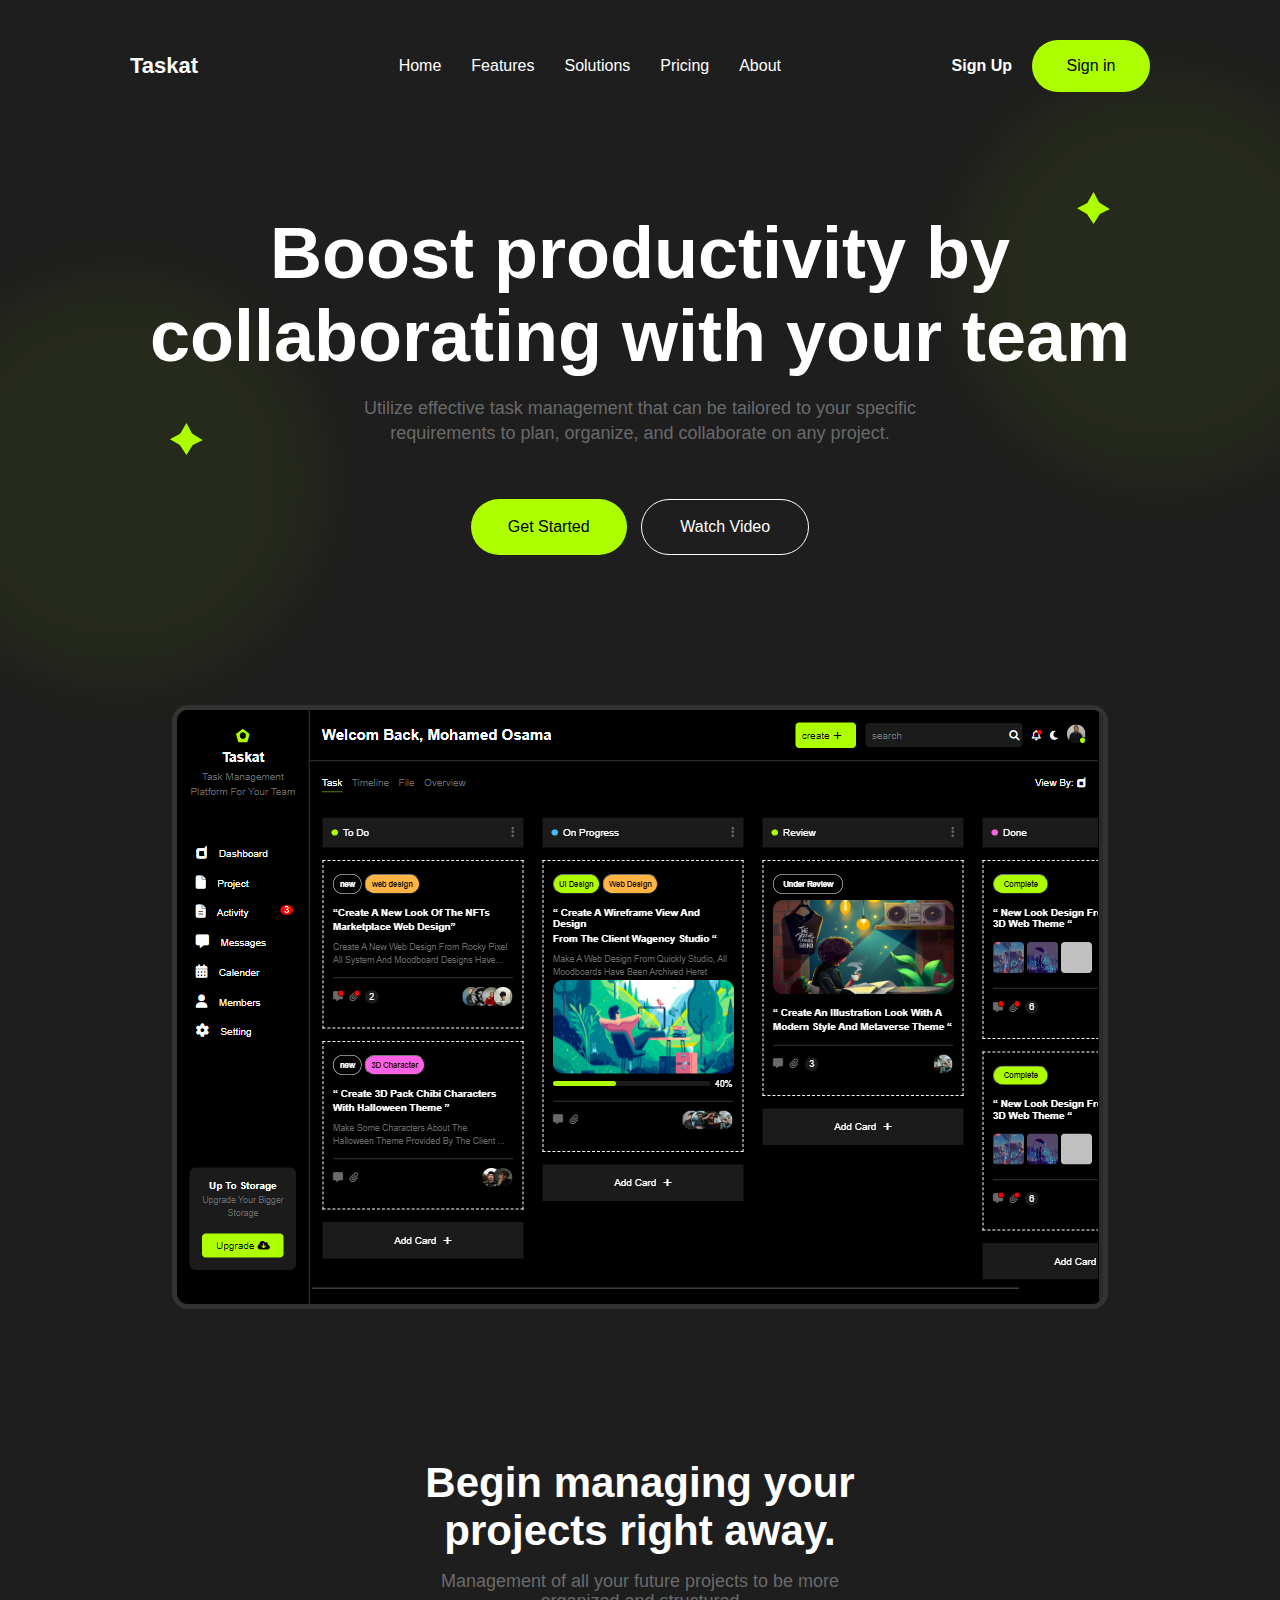
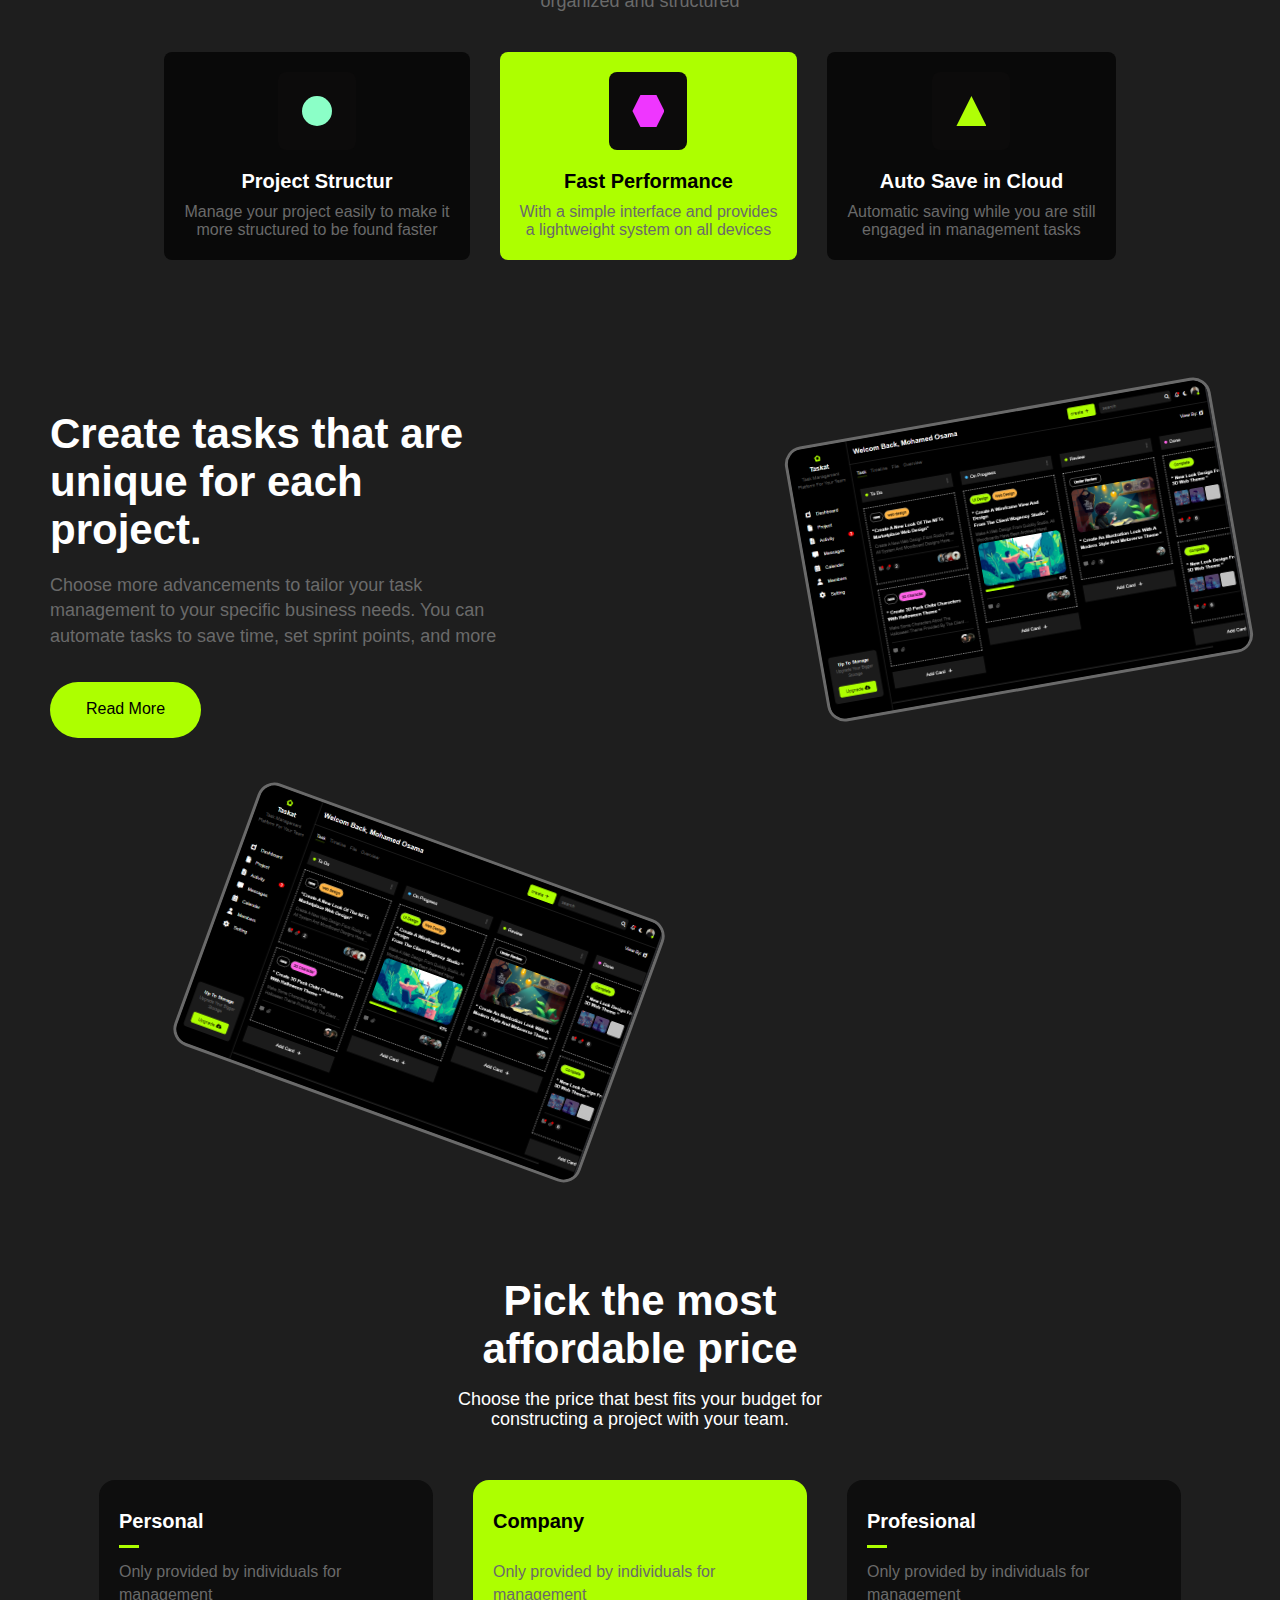
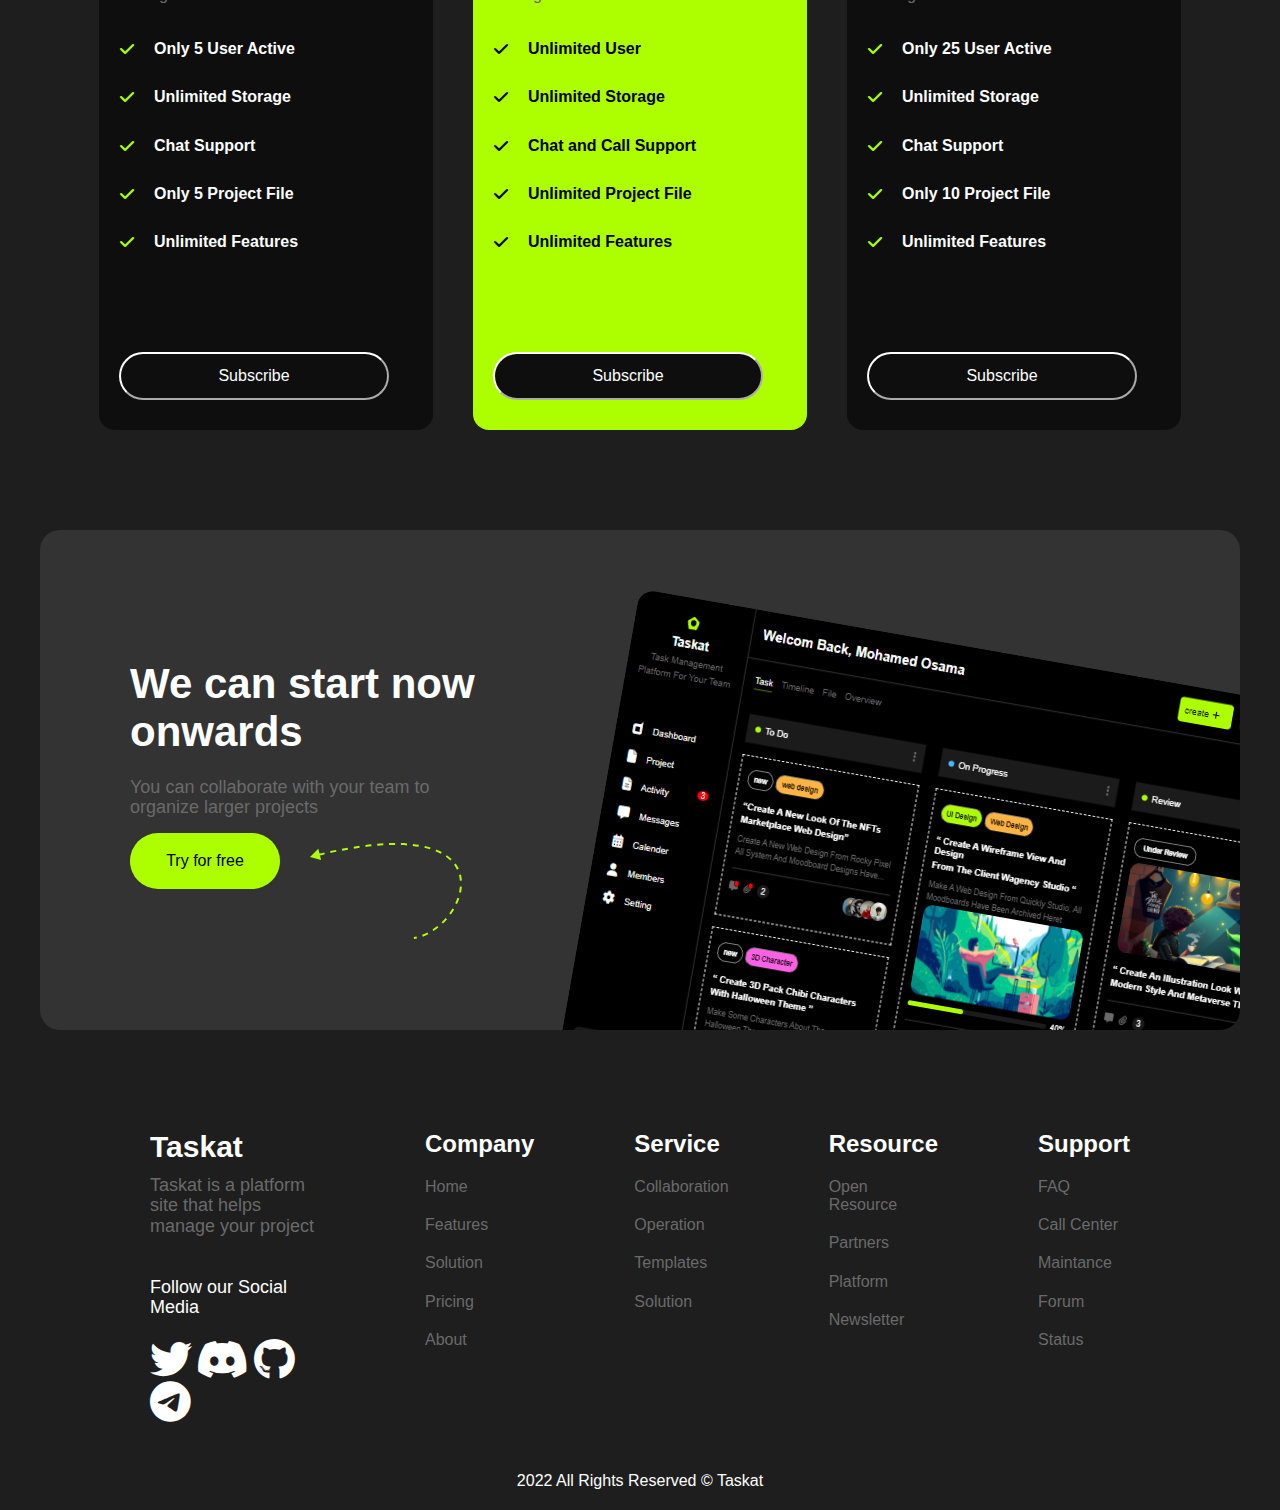
<file: one/index.html>
<!DOCTYPE html>
<html lang="en">

<head>
    <meta charset="UTF-8">
    <meta http-equiv="X-UA-Compatible" content="IE=edge">
    <meta name="viewport" content="width=device-width, initial-scale=1.0">
    <title>pages</title>
    <link rel="stylesheet" href="./css2/all.min.css">
    <link rel="stylesheet" href="./css2/normalize.css">
    <link rel="stylesheet" href="./css2/style.css">
</head>

<body>
    <div class="one"></div>
    <div class="two"></div>

    <div class="container">
        <div class="header">
            <h2>Taskat</h2>
            <ul>
                <li>Home</li>
                <li>Features</li>
                <li>Solutions</li>
                <li>Pricing</li>
                <li>About</li>
            </ul>
            <div class="groub1">
                <h2>Sign Up</h2>
                <button>Sign in</button>
            </div>
        </div>

        <div class="main1">
            <h2>Boost productivity by</h2>
            <h2>collaborating with your team</h2>
            <p>Utilize effective task management that can be tailored to your specific</p>
            <p>requirements to plan, organize, and collaborate on any project.</p>
            <div class="btn">
                <button class="btn1">Get Started</button>
                <button class="btn2">Watch Video</button>
            </div>
            <div class="shape-one"></div>
            <div class="shape-two"></div>
        </div>

        <div class="main2">
            <img src="./images/30.png">
        </div>

        <div class="main3">
            <h2>Begin managing your</h2>
            <h2>projects right away.</h2>
            <p>Management of all your future projects to be more</p>
            <p class="p2">organized and structured</p>
            <div class="cards">
                <div class="card">
                    <div class="shape">
                        <div class="shp1"></div>
                    </div>
                    <h5>Project Structur</h5>
                    <p>Manage your project easily to make it</p>
                    <p>more structured to be found faster</p>
                </div>

                <div class="card def">
                    <div class="shape">
                        <div class="shp2"></div>
                    </div>
                    <h5>Fast Performance</h5>
                    <p>With a simple interface and provides</p>
                    <p>a lightweight system on all devices</p>
                </div>

                <div class="card">
                    <div class="shape">
                        <div class="shp3"></div>
                    </div>
                    <h5>Auto Save in Cloud</h5>
                    <p>Automatic saving while you are still </p>
                    <p>engaged in management tasks</p>
                </div>
            </div>
        </div>

        <div class="main4">
            <div class="cards">
                <div class="card1">
                    <h2>Create tasks that are </h2>
                    <h2>unique for each project.</h2>
                    <p>Choose more advancements to tailor your task </p>
                    <p>management to your specific business needs. You can</p>
                    <p>automate tasks to save time, set sprint points, and more</p>
                    <button>Read More</button>
                </div>
                <div class="card2">
                    <img class="img1" src="./images/30.png" width="432">
                    <img class="img2" src="./images/30.png" width="432">
                    <div class="shape-one"></div>
                    <div class="shape-two"></div>
                </div>
            </div>
        </div>

        <div class="main5">
            <h2>Pick the most</h2>
            <h2>affordable price</h2>
            <p>Choose the price that best fits your budget for </p>
            <p>constructing a project with your team.</p>
            <div class="cards">
                <div class="card">
                    <h4>Personal</h4>
                    <p>Only provided by individuals for </p>
                    <p>management</p>
                    <h6 class="h6-one">Only 5 User Active</h6>
                    <h6>Unlimited Storage</h6>
                    <h6>Chat Support</h6>
                    <h6>Only 5 Project File</h6>
                    <h6>Unlimited Features</h6>
                    <button>Subscribe</button>
                </div>
                <div class="card def">
                    <h4>Company</h4>
                    <p>Only provided by individuals for</p>
                    <p>management</p>
                    <h6 class="h6-one">Unlimited User</h6>
                    <h6>Unlimited Storage</h6>
                    <h6>Chat and Call Support</h6>
                    <h6>Unlimited Project File</h6>
                    <h6>Unlimited Features</h6>
                    <button>Subscribe</button>
                </div>
                <div class="card">
                    <h4>Profesional</h4>
                    <p>Only provided by individuals for</p>
                    <p>management</p>
                    <h6 class="h6-one">Only 25 User Active</h6>
                    <h6>Unlimited Storage</h6>
                    <h6>Chat Support</h6>
                    <h6>Only 10 Project File</h6>
                    <h6>Unlimited Features</h6>
                    <button>Subscribe</button>
                </div>
            </div>
        </div>

        <div class="main6">
            <div class="container">
                <div class="card1">
                    <h2>We can start now</h2>
                    <h2>onwards</h2>
                    <p>You can collaborate with your team to </p>
                    <p>organize larger projects</p>
                    <button>Try for free</button>
                    <svg class="victor" width="152" height="96" viewBox="0 0 152 96" fill="none"
                        xmlns="http://www.w3.org/2000/svg">
                        <path
                            d="M0 13.8949L11.1096 17.0431L8.28121 5.84781L0 13.8949ZM9.08419 12.6787C11.0123 12.2179 12.9167 11.7734 14.7976 11.345L14.3535 9.39493C12.4655 9.82495 10.5541 10.2711 8.61926 10.7335L9.08419 12.6787ZM20.5126 10.077C22.5157 9.64462 24.491 9.23109 26.4389 8.83608L26.0415 6.87597C24.0852 7.27268 22.1017 7.68792 20.0906 8.12205L20.5126 10.077ZM32.2007 7.70622C34.1546 7.33642 36.0796 6.98596 37.976 6.65445L37.6316 4.68432C35.7258 5.01747 33.7917 5.3696 31.8288 5.7411L32.2007 7.70622ZM43.9254 5.66132C45.8765 5.35137 47.7957 5.06235 49.6834 4.79379L49.4017 2.81373C47.503 3.08384 45.5731 3.37448 43.6116 3.68609L43.9254 5.66132ZM55.6062 4.00501C57.6107 3.75679 59.5774 3.53276 61.5069 3.33229L61.3002 1.343C59.3573 1.54486 57.3775 1.77038 55.3605 2.02017L55.6062 4.00501ZM67.3014 2.79127C69.3498 2.62223 71.3535 2.48117 73.3131 2.36723L73.1971 0.370602C71.2208 0.485506 69.201 0.627716 67.1369 0.798049L67.3014 2.79127ZM79.0605 2.10595C81.1342 2.0389 83.1546 2.00408 85.1228 2.00034L85.119 0.000342011C83.1299 0.00412393 81.0891 0.0393071 78.9958 0.106992L79.0605 2.10595ZM90.8768 2.08133C92.9518 2.1451 94.9631 2.2459 96.9121 2.38212L97.0516 0.386992C95.0756 0.248882 93.0382 0.146809 90.9383 0.082275L90.8768 2.08133ZM102.704 2.91015C104.737 3.14107 106.693 3.41398 108.576 3.72658L108.904 1.75359C106.986 1.43512 104.995 1.15755 102.929 0.922925L102.704 2.91015ZM114.364 4.86271C116.326 5.31138 118.194 5.80809 119.972 6.34945L120.554 4.43619C118.729 3.88041 116.815 3.37171 114.81 2.91306L114.364 4.86271ZM125.491 8.28469C127.391 9.04688 129.164 9.86787 130.817 10.7418L131.752 8.9738C130.034 8.06545 128.197 7.21534 126.236 6.42853L125.491 8.28469ZM135.778 13.7684C137.424 14.9266 138.91 16.1498 140.244 17.4285L141.628 15.9845C140.218 14.6332 138.654 13.3464 136.929 12.1327L135.778 13.7684ZM144.04 21.7429C145.2 23.3245 146.177 24.968 146.983 26.6606L148.789 25.8008C147.929 23.9947 146.887 22.2431 145.652 20.5601L144.04 21.7429ZM148.946 32.0549C149.43 33.9096 149.742 35.8068 149.892 37.7325L151.886 37.5762C151.727 35.5385 151.396 33.5246 150.882 31.5504L148.946 32.0549ZM149.88 43.5083C149.73 45.4113 149.44 47.328 149.02 49.245L150.974 49.6728C151.412 47.6719 151.716 45.665 151.874 43.6657L149.88 43.5083ZM147.43 54.8464C146.798 56.6635 146.057 58.4681 145.217 60.2485L147.026 61.1019C147.895 59.2604 148.663 57.3904 149.319 55.5037L147.43 54.8464ZM142.467 65.4089C141.474 67.0756 140.397 68.708 139.245 70.2956L140.864 71.4701C142.051 69.8347 143.161 68.152 144.185 66.4325L142.467 65.4089ZM135.602 74.879C134.322 76.3534 132.976 77.7728 131.575 79.1268L132.965 80.5651C134.408 79.1703 135.794 77.7086 137.112 76.1905L135.602 74.879ZM127.189 83.0007C125.66 84.2322 124.083 85.3852 122.467 86.4489L123.566 88.1196C125.238 87.0195 126.866 85.8287 128.444 84.5583L127.189 83.0007ZM117.431 89.4036C115.685 90.3062 113.908 91.1013 112.111 91.7776L112.815 93.6495C114.69 92.9443 116.538 92.1169 118.349 91.1801L117.431 89.4036ZM106.555 93.4645C105.612 93.6821 104.666 93.8651 103.719 94.0118L104.025 95.9882C105.022 95.8338 106.015 95.6416 107.005 95.4134L106.555 93.4645Z"
                            fill="#B0FF06" />
                    </svg>
                </div>

                <div class="card2">
                    <img src="./images/30.png" width="200">
                </div>


            </div>
        </div>

        <div class="footer">
            <div class="container">
                <div class="card1">
                    <h2>Taskat</h2>
                    <p>Taskat is a platform site that helps</p>
                    <p>manage your project</p>
                    <p class="def">Follow our Social Media</p>
                    <div class="icon">
                        <i class="fa-brands fa-twitter"></i>
                        <i class="fa-brands fa-discord"></i>
                        <i class="fa-brands fa-github"></i>
                        <i class="fa-brands fa-telegram"></i>
                    </div>
                </div>
                <div class="card2">
                    <div class="crd">
                        <h2>Company</h2>
                        <p>Home</p>
                        <p>Features</p>
                        <p>Solution</p>
                        <p>Pricing</p>
                        <p>About</p>
                    </div>
                    <div class="crd">
                        <h2>Service</h2>
                        <p>Collaboration</p>
                        <p>Operation</p>
                        <p>Templates</p>
                        <p>Solution</p>
                    </div>
                    <div class="crd">
                        <h2>Resource</h2>
                        <p>Open Resource</p>
                        <p>Partners</p>
                        <p>Platform</p>
                        <p>Newsletter</p>
                    </div>
                    <div class="crd">
                        <h2>Support</h2>
                        <p>FAQ</p>
                        <p>Call Center</p>
                        <p>Maintance</p>
                        <p>Forum</p>
                        <p>Status</p>
                    </div>
                </div>
            </div>                
            <div class="foot">2022 All Rights Reserved © Taskat</div>

        </div>
    </div>

    <script src="./main2.js"></script>
</body>

</html>
</file>
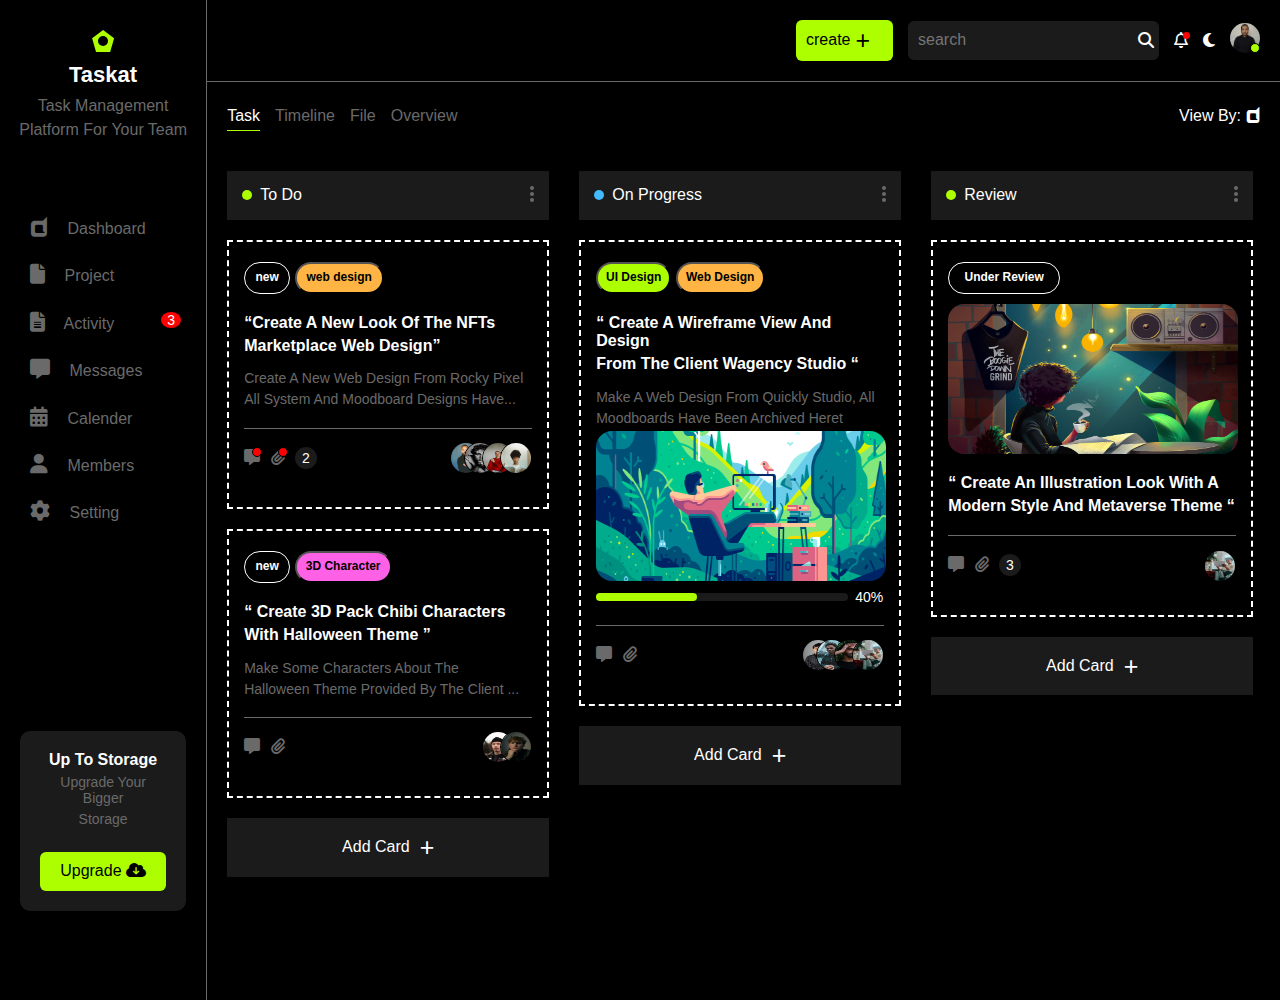
<file: two/index.html>
<!DOCTYPE html>
<html lang="en">

<head>
    <meta charset="UTF-8">
    <meta http-equiv="X-UA-Compatible" content="IE=edge">
    <meta name="viewport" content="width=device-width, initial-scale=1.0">
    <title>Document</title>
    <link rel="stylesheet" href="./css/all.min.css">
    <link rel="stylesheet" href="./css/normalize.css">
    <link rel="stylesheet" href="./css/style.css">

</head>

<body class="toggle">
    <!-- start container -->
    <div class="container">

        <!-- start aside -->
        <div class="aside">
            <!-- start aside head -->
            <div class="head">
                <div class="thems"></div>
                <h2 class="h2_one h2_one_dark">taskat</h2>
                <p>Task management</p>
                <p>platform for your team</p>
            </div>
            <!-- end aside head -->

            <!-- start aside main -->
            <div class="main">
                <ul class="ul">
                    <li>
                        <a href="#">
                            <i class="fa-brands fa-dashcube"></i>
                            <span>Dashboard</span>
                        </a>
                    </li>
                    <li>
                        <a href="#">
                            <i class="fa-solid fa-file"></i>
                            <span>Project</span>
                        </a>
                    </li>
                    <li class="lione">
                        <a href="#">
                            <i class="fa-solid fa-file-lines"></i>
                            <span>Activity</span>
                        </a>
                        <span class="num">3</span>

                        <h5>omer</h5>
                        <h5>medo</h5>
                        <h5>osama</h5>
                    </li>
                    <li>
                        <a href="#">
                            <i class="fa-solid fa-message"></i>
                            <span>Messages</span>
                        </a>
                    </li>
                    <li>
                        <a href="#">
                            <i class="fa-solid fa-calendar-days"></i>
                            <span>Calender</span>
                        </a>
                    </li>
                    <li>
                        <a href="#">
                            <i class="fa-solid fa-user"></i>
                            <span>Members</span>
                        </a>
                    </li>
                    <li>
                        <a href="#">
                            <i class="fa-solid fa-gear"></i>
                            <span>Setting</span>
                        </a>
                    </li>
                </ul>

            </div>
            <!-- end aside main -->

            <!-- start aside header -->
            <div class="header">
                <h3>Up to Storage</h3>
                <p>Upgrade your bigger</p>
                <p>storage</p>
                <button>Upgrade <i class="fa-solid fa-cloud-arrow-down"></i></button>
            </div>
            <!-- end aside header -->
        </div>
        <!-- end aside -->

        <!-- start content -->
        <div class="contact">
            <span class="line line_one "></span>
            <span class="line line_two "></span>
            <span class="line line_three "></span>
            <!-- start contact head -->
            <div class="head">
                <div class="name">
                    <h2 class="h2_two h2_two_dark">welcom back, mohamed osama</h2>
                </div>
                <div class="groub">
                    <button>create <span>+</span></button>
                    <div class="search">
                        <input type="text" placeholder="search">
                        <i class="fa-solid fa-magnifying-glass sch moon_toggle"></i>
                    </div>
                    <i class="fa-regular fa-bell bell moon_toggle" ></i>
                    <i class="fa-solid fa-moon moon moon_toggle"></i>
                    <div class="images">
                        <img src="./images/1.jpg" width="30">
                        <div class="green"></div>
                    </div>

                </div>
            </div>
            <!-- end contact head -->

            <!-- start contact  main1 -->
            <div class="main1">
                <div class="text">
                    <p class="active">task</p>
                    <p>timeline</p>
                    <p>file</p>
                    <p>overview</p>
                </div>
                <div class="text2">
                    <p>view by:</p>
                    <i class="fa-brands fa-dashcube"></i>
                </div>
            </div>
            <!-- end contact  main1 -->

            <!-- start contact  main2 -->
            <div class="containertwo">
                <div class="main2">
                    <div class="card1">
                        <div class="crd">
                            <div class="groub">
                                <div class="green"></div>
                                <p class="p_moon_one moon_toggle_one">to do</p>
                            </div>
                            <div class="groub2">
                                <span class="dot"></span>
                                <span class="dot"></span>
                                <span class="dot"></span>
                            </div>
                        </div>
                        <div class="cardone">
                            <button class="one">new</button>
                            <button class="two">web design</button>
                            <h2 class="h-one">“Create a new look of the NFTs </h2>
                            <h2 class="h-two">Marketplace web design”</h2>
                            <p>Create a new web design from rocky pixel </p>
                            <p>all system and moodboard designs have...</p>
                            <div class="group">
                                <div class="icon">
                                    <i class="fa-solid fa-message message"></i>
                                    <i class="fa-solid fa-paperclip paperclip"></i>
                                    <span>2</span>
                                </div>
                                <div class="images">
                                    <img class="img-one" src="./images/2.jpg" width="40">
                                    <img class="img-two" src="./images/3.jpg" width="40">
                                    <img class="img-three" src="./images/4.jpg" width="40">
                                    <img class="img-four" src="./images/5.jpg" width="40">
                                </div>
                            </div>
                        </div>

                        <div class="cardtwo">
                            <button class="one">new</button>
                            <button class="two">3D Character</button>
                            <h2 class="h-one">“ Create 3D pack chibi characters </h2>
                            <h2 class="h-two">with halloween theme ”</h2>
                            <p>Make some characters about the </p>
                            <p>Halloween theme provided by the client ...</p>
                            <div class="group">
                                <div class="icon">
                                    <i class="fa-solid fa-message message"></i>
                                    <i class="fa-solid fa-paperclip paperclip"></i>
                                </div>
                                <div class="images">

                                    <img class="img-three" src="./images/6.jpg" width="40">
                                    <img class="img-four" src="./images/7.jpg" width="40">
                                </div>
                            </div>
                        </div>
                        <div class="head1">
                            add card <span>+</span>
                        </div>
                    </div>
                    <div class="card2">
                        <div class="crd">
                            <div class="groub">
                                <div class="green"></div>
                                <p class="p_moon_two moon_toggle_two">On Progress</p>
                            </div>
                            <div class="groub2">
                                <span class="dot"></span>
                                <span class="dot"></span>
                                <span class="dot"></span>
                            </div>
                        </div>
                        <div class="cardone">
                            <button class="one">UI Design</button>
                            <button class="two">Web Design</button>
                            <h2 class="h-one">“ Create a wireframe view and design</h2>
                            <h2 class="h-two">from the client Wagency Studio “</h2>
                            <p>Make a web design from quickly studio, all</p>
                            <p>moodboards have been archived heret</p>
                            <div class="imag">
                                <img src="./images/12.jpg" alt="">
                            </div>
                            <div class="progress">
                                <div class="wd-one">
                                    <div class="wd-two" style="width: 40%" data-prog="40%"></div>
                                </div>

                            </div>
                            <div class="group">
                                <div class="icon">
                                    <i class="fa-solid fa-message message"></i>
                                    <i class="fa-solid fa-paperclip paperclip"></i>
                                </div>
                                <div class="images">
                                    <img class="img-one" src="./images/8.jpg" width="40">
                                    <img class="img-two" src="./images/9.jpg" width="40">
                                    <img class="img-three" src="./images/10.jpg" width="40">
                                    <img class="img-four" src="./images/11.jpg" width="40">
                                </div>
                            </div>
                        </div>


                        <div class="head1">
                            add card <span>+</span>
                        </div>
                    </div>
                    <div class="card3">
                        <div class="crd">
                            <div class="groub">
                                <div class="green"></div>
                                <p class="p_moon_three moon_toggle_three">review</p>
                            </div>
                            <div class="groub2">
                                <span class="dot"></span>
                                <span class="dot"></span>
                                <span class="dot"></span>
                            </div>
                        </div>
                        <div class="cardone">
                            <button class="one">Under Review</button>
                            <div class="imag">
                                <img src="./images/13.jpg" alt="">
                            </div>
                            <h2 class="h-one">“ Create an illustration look with a </h2>
                            <h2 class="h-two">modern style and metaverse theme “</h2>
                            <div class="group">
                                <div class="icon">
                                    <i class="fa-solid fa-message message"></i>
                                    <i class="fa-solid fa-paperclip paperclip"></i>
                                    <span>3</span>
                                </div>
                                <div class="images">
                                    <img class="img-four" src="./images/11.jpg" width="40">
                                </div>
                            </div>
                        </div>

                        <div class="head1">
                            add card <span>+</span>
                        </div>
                    </div>
                    <div class="card4">
                        <div class="crd">
                            <div class="groub">
                                <div class="green"></div>
                                <p class="p_moon p_toggle">Done</p>
                            </div>
                            <div class="groub2">
                                <span class="dot"></span>
                                <span class="dot"></span>
                                <span class="dot"></span>
                            </div>
                        </div>
                        <div class="cardone">

                            <button class="two">Complete</button>
                            <h2 class="h-one">“ New look design from client with 3D web theme “</h2>
                            <div class="images2">
                                <img src="./images/14.jpg" width="50">
                                <img src="./images/15.jpg" width="50">
                                <img src="./images/20.jpg" width="50">
                            </div>
                            <div class="group">
                                <div class="icon">
                                    <i class="fa-solid fa-message message"></i>
                                    <i class="fa-solid fa-paperclip paperclip"></i>
                                    <span>6</span>
                                </div>
                                <div class="images">
                                    <img class="img-one" src="./images/20.jpg" width="40">
                                    <img class="img-two" src="./images/20.jpg" width="40">
                                    <img class="img-three" src="./images/20.jpg" width="40">
                                    <img class="img-four" src="./images/20.jpg" width="40">
                                </div>
                            </div>
                        </div>

                        <div class="cardone">

                            <button class="two">Complete</button>
                            <h2 class="h-one">“ New look design from client with 3D web theme “</h2>
                            <div class="images2">
                                <img src="./images/14.jpg" width="50">
                                <img src="./images/15.jpg" width="50">
                                <img src="./images/20.jpg" width="50">
                            </div>
                            <div class="group">
                                <div class="icon">
                                    <i class="fa-solid fa-message message"></i>
                                    <i class="fa-solid fa-paperclip paperclip"></i>
                                    <span>6</span>
                                </div>
                                <div class="images">
                                    <img class="img-one" src="./images/20.jpg" width="40">
                                    <img class="img-two" src="./images/20.jpg" width="40">
                                    <img class="img-three" src="./images/20.jpg" width="40">
                                    <img class="img-four" src="./images/20.jpg" width="40">
                                </div>
                            </div>
                        </div>


                        <div class="head1">
                            add card <span>+</span>
                        </div>
                    </div>
                </div>

            </div>
        </div>
        <!-- end contact  main2 -->

        <!-- end contact main -->
    </div>
    <!-- end content -->

    </div>

    <!-- end container -->

    <script src="./main.js"></script>
</body>

</html>
</file>
<file: one/css2/style.css>
:root {
    --main-color-1: #000000;
    --main-color-2: #fc0202;
    --main-color-3: #ffb443;
    --main-color-4: #ff61e6;
    --main-color-5: #adff00;
    --main-color-6: #42bbff;
    --main-color-7: #8d8c8c31;
    --main-color-8: #ffffff;
    --main-color-9: #6a6a6a;
    --main-color-10: #1e1e1e;

}

* {
    margin: 0;
    padding: 0;
    box-sizing: border-box;
}

body {
    background-color: var(--main-color-10);
    position: relative;
    color: var(--main-color-8);
    font-family: sans-serif;


}

/* h1{
    margin: 0;
    padding: 0;
} */

ul {
    list-style: none;
}

a {
    text-transform: none;
}

.one {
    width: 400px;
    height: 400px;
    background-color: #aeff000e;
    border-radius: 50%;
    position: absolute;
    right: -80px;
    top: 80px;
    filter: blur(30px);
}

.two {
    width: 400px;
    height: 400px;
    background-color: #aeff000e;
    border-radius: 50%;
    position: absolute;
    left: -80px;
    top: 280px;
    filter: blur(30px);
}

@media(max-width:767px) {

    .two,
    .one {
        width: 150px;
        height: 150px;
        /* display: none; */
    }

    .one {
        left: 230px;
    }
}

/* start container header */
.container .header {
    display: flex;
    justify-content: space-between;
    align-items: center;
    margin: 0 130px;
    padding: 40px 0;

}

.container .header h2 {
    font-size: 22px;
}

.container .header ul {
    display: flex;
}

.container .header ul li {
    margin-left: 30px;
    font-size: 16px;
    padding: 10px 0;
}

.container .header ul li:hover {
    color: #adff00;
    border-bottom: 1px solid #adff00;
    transition: 0.5s;
}

.container .header .groub1 {
    display: flex;
    align-items: center;
}

.container .header .groub1 h2 {
    font-size: 16px;
    margin-right: 20px;
}

.container .header .groub1 button {
    border: none;
    background-color: var(--main-color-5);
    font-size: 16px;
    width: 118px;
    height: 52px;
    border-radius: 40px;
}

@media(max-width:767px) {
    .container .header {
        margin: 0 10px;
        display: block;
    }

    .container .header h2 {
        text-align: center;
    }

    .container .header ul li {
        margin: auto;
        margin-left: 15px;
        margin-top: 10px;
        margin-bottom: 10px;
    }

    .container .header .groub1 {
        justify-content: center;
    }

    .container .header .groub1 button {
        width: 90px;
        height: 26px;
    }
}

/* end container header */

/* start container main1 */
.container .main1 {
    position: relative;
    width: fit-content;
    margin: auto;
    text-align: center;
    margin-top: 80px;
}

.container .main1 h2 {
    font-size: 72px;
}

.container .main1 h2:nth-child(2) {
    margin-bottom: 20px;
}

.container .main1 p {
    font-size: 18px;
    margin-bottom: 5px;
    color: var(--main-color-9);
}

.container .main1 .btn1 {
    width: 156px;
    height: 56px;
    background-color: var(--main-color-5);
    border-radius: 40px;
    border: none;
    font-size: 16px;
    cursor: pointer;
    margin-top: 50px;
    margin-right: 5px;
}

.container .main1 .btn2 {
    width: 168px;
    height: 56px;
    border: 1px solid var(--main-color-8);
    background-color: transparent;
    color: var(--main-color-8);
    border-radius: 40px;
    font-size: 16px;
    cursor: pointer;
    margin-top: 50px;
    margin-left: 5px;
}

.container .main1 .shape-one {
    width: 33px;
    height: 32px;
    clip-path: polygon(50% 0, 67% 33%, 100% 54%, 100% 53%, 69% 69%, 50% 100%, 30% 69%, 0 51%, 0 51%, 31% 34%);
    background-color: var(--main-color-5);
    position: absolute;
    right: 20px;
    top: -20px;
}

.container .main1 .shape-two {
    width: 33px;
    height: 32px;
    clip-path: polygon(50% 0, 67% 33%, 100% 54%, 100% 53%, 69% 69%, 50% 100%, 30% 69%, 0 51%, 0 51%, 31% 34%);
    background-color: var(--main-color-5);
    position: absolute;
    bottom: 100px;
    left: 20px;
}

@media(max-width:767px) {
    .container .main1 h2 {
        font-size: 36px;
    }

    .container .main1 p {
        font-size: 12px;
    }

    .container .main1 .shape-one {
        top: 90px;
    }

    .container .main1 .shape-two {
        top: 190px;
    }

    .container .main1 .btn1 {
        width: 120px;
        height: 40px;
    }

    .container .main1 .btn2 {
        width: 120px;
        height: 40px;
    }
}

/* end container main1 */

/* start container main2 */
.container .main2 img {
    border-radius: 16px;
    border: 5px solid var(--main-color-7);
    margin: auto;
    display: block;
    margin-top: 150px;
    cursor: pointer;
    margin-bottom: 150px;
}

@media(max-width:767px) {
    .container .main2 img {
        width: 350px;
    }
}

/* end container main2 */

/* start container main3 */
.container .main3 {
    width: fit-content;
    margin: auto;
    text-align: center;
    margin-bottom: 150px;
}

.container .main3 h2 {
    font-size: 42px;
}

.container .main3 h2:nth-child(2) {
    margin-bottom: 15px;
}

.container .main3 p {
    font-size: 18px;
    color: var(--main-color-9);
}

.container .main3 .p2 {
    margin-bottom: 40px;
}

.container .main3 .cards {
    display: flex;
    gap: 30px;

}

.container .main3 .cards h5 {
    font-size: 20px;
    margin-bottom: 10px;
}

.container .main3 .cards p {
    font-size: 16px;
    color: var(--main-color-9);
}

.container .main3 .cards .card {
    background-color: #090909;
    padding: 20px;
    border-radius: 8px;
}

.container .main3 .cards .def {
    background-color: var(--main-color-5);
    color: var(--main-color-1);
}

.container .main3 .cards .card .shape {
    width: 78px;
    height: 78px;
    background-color: #0C0B0B;
    margin: auto;
    margin-bottom: 20px;
    position: relative;
    border-radius: 8px;
}

.container .main3 .cards .card .shape .shp1 {
    width: 30px;
    height: 30px;
    background-color: #8bffc7;
    border-radius: 50%;
    position: absolute;
    left: 50%;
    top: 50%;
    transform: translate(-50%, -50%);
}

.container .main3 .cards .card .shape .shp2 {
    clip-path: polygon(25% 0%, 75% 0%, 100% 50%, 75% 100%, 25% 100%, 0% 50%);
    width: 32px;
    height: 32px;
    background-color: #ef36ff;
    position: absolute;
    left: 50%;
    top: 50%;
    transform: translate(-50%, -50%);
}

.container .main3 .cards .card .shape .shp3 {
    width: 30px;
    height: 30px;
    clip-path: polygon(50% 0%, 0% 100%, 100% 100%);
    background-color: #b0ff06;
    position: absolute;
    left: 50%;
    top: 50%;
    transform: translate(-50%, -50%);
}

@media(max-width:767px) {
    .container .main3 h2 {
        font-size: 30px;
    }

    .container .main3 .cards {
        flex-direction: column;
        padding: 0 10px;
    }
}

/* end container main3 */

/* start container main4 */
.container .main4 {
    width: fit-content;
    margin: auto;
    position: relative;
    right: -50px;

}

.container .main4 .cards {
    display: flex;
    justify-content: space-between;
}

.container .main4 .cards .card1 h2 {
    font-size: 42px;
}

.container .main4 .cards .card1 h2:nth-child(2) {
    margin-bottom: 20px;
}

.container .main4 .cards .card1 p {
    font-size: 18px;
    color: var(--main-color-9);
    margin-bottom: 5px;
}

.container .main4 .cards .card1 button {
    width: 151px;
    height: 56px;
    font-size: 16px;
    border: none;
    background-color: var(--main-color-5);
    border-radius: 40px;
    margin-top: 30px;
}

.container .main4 .cards .card2 .img1 {
    position: relative;
    transform: rotate(-10deg);
    right: -300px;
    border: 3px solid var(--main-color-9);
    border-radius: 18px;
}

.container .main4 .cards .card2 .img2 {
    position: relative;
    transform: rotate(20deg);
    left: -300px;
    bottom: -150px;
    border: 3px solid var(--main-color-9);
    border-radius: 18px;
}

@media(max-width:767px) {
    .container .main4 .cards .card1 h2 {
        font-size: 30px;
        width: fit-content;
    }

    .container .main4 .cards .card2 .img1 {
        position: relative;
        width: 150px;
        left: 200px;
        top: -100px;

    }

    .container .main4 .cards .card2 .img2 {
        position: relative;
        width: 150px;
        top: -100px;
        left: 0px;
    }

    .container .main4 .cards {
        display: block;
    }

    .container .main4 .cards .card1 p {
        font-size: 12px;
    }

    .container .main4 {
        position: static;
    }

    .container .main4 .cards .card1 button {
        width: 120px;
        height: 40px;
    }

    .container .main4 .cards .card2 {
        margin-top: 50px;
    }
}

/* end container main4 */

/* start container main5 */
.container .main5 {
    margin: auto;
    margin-top: 300px;
    width: fit-content;

}

.container .main5 h2 {
    font-size: 42px;
    text-align: center;
}

.container .main5 h2:nth-child(2) {
    margin-bottom: 15px;
}

.container .main5 p {
    font-size: 18px;
    text-align: center;
}

.container .main5 .cards {
    display: flex;
    gap: 40px;
    margin-top: 50px;
}

.container .main5 .cards .card {
    background-color: #0e0e0e;
    width: 334px;
    height: 550px;
    padding: 30px 20px;
    border-radius: 16px;
}

.container .main5 .cards .def {
    background-color: var(--main-color-5);
    color: var(--main-color-1);
}

.container .main5 .cards .def h6::after {
    font-family: var(--fa-style-family-classic);
    content: "\f00c";
    font-weight: 900;
    position: absolute;
    left: -35px;
    color: var(--main-color-1);
}

.container .main5 .cards .card h4 {
    font-size: 20px;
    position: relative;
    margin-bottom: 30px;
}

.container .main5 .cards .card h4::after {
    content: "";
    position: absolute;
    width: 20px;
    height: 3px;
    background-color: var(--main-color-5);
    bottom: -15px;
    left: 0;
}

.container .main5 .cards .card p {
    font-size: 16px;
    text-align: start;
    margin-bottom: 5px;
    color: var(--main-color-9);
}

.container .main5 .cards .card h6 {
    font-size: 16px;
    margin-bottom: 30px;
    position: relative;
    left: 35px;
}

.container .main5 .cards .card .h6-one {
    margin-top: 35px;
}

.container .main5 .cards .card h6::before {
    font-family: var(--fa-style-family-classic);
    content: "\f00c";
    font-weight: 900;
    position: absolute;
    left: -35px;
    color: var(--main-color-5);

}

.container .main5 .cards .card button {
    font-size: 16px;
    width: 270px;
    height: 48px;
    border-radius: 40px;
    background-color: #0e0e0e;
    border-color: var(--main-color-8);
    color: var(--main-color-8);
    margin-top: 70px;
    cursor: pointer;
}

@media(max-width:767px) {
    .container .main5 .cards {
        display: block;
    }

    .container .main5 .cards .card {
        overflow: hidden;
        width: 100%;
        margin-bottom: 20px;
    }

    .container .main5 {
        margin-top: 30px;
    }
    .container .main5 h2{
        font-size: 30px;
    }
}

/* end container main5 */

/* start container main6 */
.container .main6 {
    background-color: var(--main-color-7);
    width: 1200px;
    height: 500px;
    margin: auto;
    margin-top: 100px;
    margin-bottom: 50px;
    padding: 0 90px;
    overflow: hidden;
    position: relative;
    border-radius: 20px;
}

.container .main6 .container {
    display: flex;
    justify-content: space-between;
    align-items: center;
}

.container .main6 .container .card1 {
    transform: translateY(130px);
}

.container .main6 .container .card1 h2 {
    font-size: 42px;
}

.container .main6 .container .card1 h2:not(:first-child) {
    margin-bottom: 20px;
}

.container .main6 .container .card1 p {
    font-size: 18px;
    color: var(--main-color-9);
}

.container .main6 .container .card1 button {
    width: 150px;
    height: 56px;
    border-radius: 40px;
    background-color: var(--main-color-5);
    border: none;
    font-size: 16px;
    margin-top: 15px;
    cursor: pointer;
}

.container .main6 .victor {
    position: absolute;
    bottom: -50px;
    left: 180px;
}

.container .main6 .container .card2 img {
    width: 826px;
    height: 574px;
    position: absolute;
    right: -170px;
    transform: rotate(10deg);
    border-radius: 16px;
    bottom: -200px;
}
@media(max-width:767px){
    .container .main6{
        width: 100%;
        padding: 0 5px;
        margin: 0;
    }
    .container .main6 .container{
        flex-direction: column;
        padding: 30px 0 0 0 ;
    }
    .container .main6 .container .card2 img{
        width: 413px;
        height: 287px;
        left: 0;
        top: 315px;
    }
    .container .main6 .container .card1{
        transform: translateY(0);
    }
    .container .main6 .container .card1 h2{
        font-size: 30px;
        text-align: center;
    }
    .container .main6 .container .card1 button{
        width: 120px;
        height: 40px;
    }
}
/* end container main6 */

/* start conteiner footer */
.container .footer {
    /* background-color: var(--main-color-7); */
    margin: 0 150px;
    margin-top: 100px;

}

.container .footer .container {
    display: flex;
    justify-content: space-between;
    margin-bottom: 50px;
}

.container .footer .container .card1 h2 {
    font-size: 30px;
    margin-bottom: 10px;
}

.container .footer .container .card1 p {
    font-size: 18px;
    color: var(--main-color-9);
}

.container .footer .container .card1 .def {
    color: white;
    margin-top: 40px;
    margin-bottom: 20px;
}

.container .footer .container .card1 .icon i {
    font-size: 42px;
    cursor: pointer;
}

.container .footer .container .card2 {
    display: flex;
}
.container .footer .container .card2 .crd{
    margin-left: 100px;
}
.container .footer .container .card2 .crd h2{
    margin-bottom: 20px;
}
.container .footer .container .card2 .crd p{
    margin-bottom: 20px;
    color: var(--main-color-9);
    cursor: pointer;
}
.container .footer .foot{
    text-align: center;
    font-size: 16px;
    margin-bottom: 20px;
}
@media(max-width:767px){
    .container .footer{
        margin: 30px 10px 0;
    }
    .container .footer .container{
        flex-direction: column;
    }
    .container .footer .container .card2{
        overflow-x: scroll;
        margin-top: 30px;
    }
    .container .footer .container .card2 .crd{
        margin-left: 10px;
    }
    .container .footer .container .card2 .crd h2{
        font-size: 18px;
    }
    .container .footer .container .card2 .crd p{
        font-size: 13px;
    }
}
/* end conteiner footer */
</file>
<file: two/css/style.css>
/* start var */
:root {
    --main-color-1: #000000;
    --main-color-2: #fc0202;
    --main-color-3: #ffb443;
    --main-color-4: #ff61e6;
    --main-color-5: #adff00;
    --main-color-6: #42bbff;
    --main-color-7: #8d8c8c31;
    --main-color-8: #ffffff;
    --main-color-9: #6a6a6a;

}

* {
    margin: 0;
    padding: 0;
    box-sizing: border-box;

}
body{
            /* color: var(--main-color-8); */
    font-family: sans-serif;
    text-transform: capitalize;
    color: black;
}
.toggle {
    background-color: var(--main-color-1);
    color: white;
}
ul{
    list-style: none;
}
a{
    text-decoration: none;
    color: var(--main-color-9);
}

:focus{
    outline: none;
}
@media(max-width:767px){
    .toggle {
        background-color: var(--main-color-1);
        color: white;
    }
}
/* start container */
.container {
    display: flex;
    
}

/* end container */

/* start aside */
.aside {
    width: 247px;
    height: 1000px;
    border-right: 1px solid var(--main-color-9);
}
@media(max-width:767px){
    .aside{
        width: 0%;
        height: 100%;
        transition: 0.2s;
    }
    .aside_mob{
        width: 100%;
        transition:0.2s;
    }
}
@media(max-width:767px){
    .line{
        width: 30px;
        height: 3px;
        margin-bottom: 6px;
        background-color: var(--main-color-8);
        display: block;
    }
    .line_dark{
        background-color: black;
    }
}
/* end aside */

/* start aside head */
.aside .head{
    text-align: center;

}
.aside .head .thems {
    position: relative;
    margin: auto;
    width: 22px;
    height: 22px;
    background-color: var(--main-color-5);
    clip-path: polygon(50% 0%, 100% 38%, 82% 100%, 18% 100%, 0% 38%);
    margin-top: 30px;
}

.aside .head .thems::before {
    content: "";
    position: absolute;
    width: 10px;
    height: 10px;
    background-color: var(--main-color-1);
    left: 50%;
    top: 50%;
    transform: translate(-50%,-50%);
    border-radius: 50%;
}

.aside .head h2 {
    font-size: 22px;
    margin-top: 10px;
    margin-bottom: 10px;
}

.aside .head p {
    font-size: 16px;
    margin-bottom: 5px;
    color: var(--main-color-9);
    
}
@media(max-width:767px){
    .aside .head{
        visibility: hidden;
    }
    .aside .head_mob{
        visibility: visible;
    }
}
/* end aside head*/

/* start aside main */
.aside .main{
    margin-top: 70px;
}
.aside .main ul li{
    position: relative;
    margin: 0 25px;
    margin-top: 10px;
    padding: 8px 5px 8px 5px;
    transition: 0.3s;
}
.aside .main ul li a i{
    margin-right: 15px;
    font-size: 20px;
}
.aside .main ul li .num{
    width: 20px;
    height: 16px;
    background-color: var(--main-color-2);
    font-size: 14px;
    text-align: center;
    border-radius: 50%;
    position: absolute;
    right: 0;
}
.aside .main ul li h5{
    position: relative;
    left: 35px;
    display: none;
    transition: 0.3s;

}
.aside .main ul li:hover{
    background-color: var(--main-color-5);
    border-radius: 10px;
}
.aside .main ul li:hover a{
    color: var(--main-color-1);
}
@media(max-width:767px){
    .aside .main .ul{
        display: none;
    }
    .aside .main .ul_mob{
        display: block;
    }
}
/* end aside main */

/* start aside header */
.aside .header{
    background-color: var(--main-color-7);
    margin: 200px 20px 0 20px ;
    padding: 20px;
    border-radius: 10px;
    text-align: center;
}
.aside .header h3{
    font-size: 16px;
    margin-bottom: 5px;
}
.aside .header p{
    font-size: 14px;
    margin-bottom: 5px;
    color: var(--main-color-9);
}
.aside .header button{
    margin-top: 20px;
    background-color: var(--main-color-5);
    border: none;
    border-radius: 6px;
    padding: 10px;
    width: 100%;

}
@media(max-width:767px){
    .aside .header{
        display: none;
    }
    .aside .header_mob{
        display: block;
    }
}
/* end aside header */

/* start contact */
.contact{
    width: 100%;
    overflow: hidden;
}
@media(max-width:767px){
    .contact{
        margin-top: 20px;
        
    }
}
/* end contact */

/* start contact head */
.contact .head{
    display: flex;
    justify-content: space-between;
    align-items: center;
    padding: 20px 20px;
    border-bottom: 1px solid var(--main-color-9);
}
.contact .head .name h2{
    display: none;
    transition: 30s;
}

.contact .head .groub{
    display: flex;
    align-items: center;
}
.contact .head .groub button{
    background-color: var(--main-color-5);
    border: none;
    border-radius: 6px;
    padding: 6px 10px;
    display: flex;
    align-items: center;
    width: 97px;

}
.contact .head .groub button span{
    font-size: 25px;
    margin-left: 5px;
}
.contact .head .groub .search{
    position: relative;
}
.contact .head .groub input{
    width: 251px;
    margin-left: 15px;
    border: none;
    background-color: var(--main-color-7);
    padding: 10px;
    border-radius: 6px;
    
}
.contact .head .groub .sch{
    position: absolute;
    right: 5px;
    top: 50%;
    transform: translateY(-50%);
    color: black;
}
.contact .head .groub .bell{
    margin-left: 15px;
    position: relative;
    color: black;
}
.contact .head .groub .bell::after{
    content: "";
    position: absolute;
    left: 9px;
    width: 7px;
    height: 7px;
    background-color: var(--main-color-2);
    border-radius: 50%;
}
.contact .head .groub .moon{
    margin-left: 15px;
    color: black;
}
.contact .head .groub .moon_toggle{
    color: white;
}

.contact .head .groub .images{
    position: relative;
}
.contact .head .groub .images img{
    border-radius: 50%;
    margin-left: 15px;
}
.contact .head .groub .images .green{
    content: "";
    position: absolute;
    right: 0;
    top: 20px;
    width: 10px;
    height: 10px;
    background-color: var(--main-color-5);
    border-radius: 50%;
    border: 1px solid var(--main-color-1);
}
@media(max-width:767px){
    .contact .head{
        display: block;
        padding: 0;
        padding-left: 10px;
        padding-right: 10px;
        padding-bottom: 15px;
        margin-top: 15px;
    }
    .contact .head .groub button{
        width: 60px;
        font-size: 12px;
    }
    .contact .head .groub button span{
        font-size: 15px;
    }
    .contact .head .groub input{
        width: 190px;
        color: white;
    }
    .contact .head h2{
        font-size: 20px;
        padding-top: 0;
        margin-bottom: 10px;
        margin-left: 60px;
    }
}
/* end contact head */

/* start contact main1 */
.contact .main1{
    display: flex;
    justify-content: space-between;
    align-items: center;
    padding: 20px;
}
.contact .main1 .text{
    display: flex;
}
.contact .main1 .text p{
    margin-right: 15px;
    color: var(--main-color-9);
    padding: 5px 0;
    transition: 0.3s;
}
.contact .main1 .text .active,
.contact .main1 .text p:hover{
    color: var(--main-color-8);
    border-bottom: 1px solid var(--main-color-5);
}
.contact .main1 .text2{
    display: flex;
}
.contact .main1 .text2 i{
    margin-left: 5px;
}
/* end contact main1 */

/* start contact main2 */
.contact .containertwo{
    padding: 20px;
    overflow-x: scroll;
}
/* start main2 card1 */
.contact .containertwo .main2{
    display: flex;
    gap: 30px;
}
.contact .containertwo .main2 .card1 .groub{
    display: flex;
    align-items: center;
}
.contact .containertwo .main2 .card1 .groub .p_moon_one{
    color: black;
}
.contact .containertwo .main2 .card1 .groub .moon_toggle_one{
    color: white;
}
.contact .containertwo .main2 .card1 .crd{
    background-color: var(--main-color-7);
    padding: 15px;
    display: flex;
    justify-content: space-between;
    width: 322px;
}
.contact .containertwo .main2 .card1 .crd .groub .green{
    width: 10px;
    height: 10px;
    background-color: var(--main-color-5);
    border-radius: 50%;
    margin-right: 8px;
}
.contact .containertwo .main2 .card1 .crd .groub2 span{
    width: 4px;
    height: 4px;
    background-color: var(--main-color-9);
    display: block;
    margin-bottom: 2px;
    border-radius: 50%;
}
/* start card1 */
.contact .containertwo .main2 .card1 .cardone{
    width: 322px;
    border: 2px  var(--main-color-8);
    border-style: dashed;
    margin-top: 20px;
    padding: 20px 15px;
    
}
.contact .containertwo .main2 .card1 .cardone.ggg1{
    border-color: black;
}
.contact .containertwo .main2 .card1 .cardone .one{
    width: 46px;
    height: 32px;
    border-radius: 40px;
    background-color: transparent;
    color: var(--main-color-8);
    border: 1px solid var(--main-color-8);
    font-size: 12px;
    font-weight: bold;
}
.contact .containertwo .main2 .card1 .cardone .two{
    width: 89px;
    height: 32px;
    border-radius: 40px;
    background-color: var(--main-color-3);
    color: var(--main-color-1);
    font-size: 12px;
    font-weight: bold;
}
.contact .containertwo .main2 .card1 .cardone .h-one{
    font-size: 16px;
    margin-top: 20px;
}
.contact .containertwo .main2 .card1 .cardone .h-two{
    font-size: 16px;
    margin-top: 5px;
    margin-bottom: 15px;
}
.contact .containertwo .main2 .card1 .cardone p{
    font-size: 14px;
    margin-bottom: 5px;
    color: var(--main-color-9);
}
.contact .containertwo .main2 .card1 .cardone .group{
    padding: 20px 0;
    border-top: 1px solid var(--main-color-9);
    margin-top: 20px;
    display: flex;
    justify-content: space-between;
    align-items: center;
    position: relative;

}
.contact .containertwo .main2 .card1 .cardone .icon i{
    color: var(--main-color-9);
    margin-right: 5px;
    position: relative;
}
.contact .containertwo .main2 .card1 .cardone .icon i::after{
    content: "";
    position: absolute;
    width: 8px;
    height: 8px;
    background-color: var(--main-color-2);
    border-radius: 50%;
    right: -2px;
    top: -2px;
    border: 1px solid var(--main-color-1);
}
.contact .containertwo .main2 .card1 .cardone .icon span{
    padding: 3px 7px;
    background-color: var(--main-color-7);
    color: var(--main-color-8);
    border-radius: 50%;
    font-size: 14px;
}
.contact .containertwo .main2 .card1 .cardone .images img{
    width: 32px;
    height: 32px;
    border-radius: 50%;
    position: absolute;
    right: 0;
    top: 50%;
    transform: translateY(-50%);
    border: 1px solid var(--main-color-1);
}
.contact .containertwo .main2 .card1 .cardone .images .img-one{
    right: 50px;
}
.contact .containertwo .main2 .card1 .cardone .images .img-two{
    right: 36px;
}
.contact .containertwo .main2 .card1 .cardone .images .img-three{
    right: 18px;
}
/* end card1 */

/* two */

.contact .containertwo .main2 .card1 .cardtwo{
    width: 322px;
    border: 2px  var(--main-color-8);
    border-style: dashed;
    margin-top: 20px;
    padding: 20px 15px;
    
}
.contact .containertwo .main2 .card1 .cardtwo.ggg2{
    border-color: black;
}
.contact .containertwo .main2 .card1 .cardtwo .one{
    width: 46px;
    height: 32px;
    border-radius: 40px;
    background-color: transparent;
    color: var(--main-color-8);
    border: 1px solid var(--main-color-8);
    font-size: 12px;
    font-weight: bold;
}
.contact .containertwo .main2 .card1 .cardtwo .two{
    width: 97px;
    height: 32px;
    border-radius: 40px;
    background-color: var(--main-color-4);
    color: var(--main-color-1);
    font-size: 12px;
    font-weight: bold;
}
.contact .containertwo .main2 .card1 .cardtwo .h-one{
    font-size: 16px;
    margin-top: 20px;
}
.contact .containertwo .main2 .card1 .cardtwo .h-two{
    font-size: 16px;
    margin-top: 5px;
    margin-bottom: 15px;
}
.contact .containertwo .main2 .card1 .cardtwo p{
    font-size: 14px;
    margin-bottom: 5px;
    color: var(--main-color-9);
}
.contact .containertwo .main2 .card1 .cardtwo .group{
    padding: 20px 0;
    border-top: 1px solid var(--main-color-9);
    margin-top: 20px;
    display: flex;
    justify-content: space-between;
    align-items: center;
    position: relative;

}
.contact .containertwo .main2 .card1 .cardtwo .icon i{
    color: var(--main-color-9);
    margin-right: 5px;
    position: relative;
}

.contact .containertwo .main2 .card1 .cardtwo .icon span{
    padding: 3px 7px;
    background-color: var(--main-color-7);
    color: var(--main-color-8);
    border-radius: 50%;
    font-size: 14px;
}
.contact .containertwo .main2 .card1 .cardtwo .images img{
    width: 32px;
    height: 32px;
    border-radius: 50%;
    position: absolute;
    right: 0;
    top: 50%;
    transform: translateY(-50%);
    border: 1px solid var(--main-color-1);
}
.contact .containertwo .main2 .card1 .cardtwo .images .img-three{
    right: 18px;
}

.contact .containertwo .main2 .card1 .head1{
    width: 322px;
    background-color: var(--main-color-7);
    padding: 15px;
    margin-top: 20px;
    display: flex;
    align-items: center;
    justify-content: center;
}
.contact .containertwo .main2 .card1 .head1 span{
    font-size: 25px;
    margin-left: 10px;
}
/* end main2 card1 */

/* start main2 card2 */

.contact .containertwo .main2 .card2 .groub{
    display: flex;
    align-items: center;
}
.contact .containertwo .main2 .card2 .groub .p_moon_two{
    color: black;
}
.contact .containertwo .main2 .card2 .groub .moon_toggle_two{
    color: white;
}
.contact .containertwo .main2 .card2 .crd{
    background-color: var(--main-color-7);
    padding: 15px;
    display: flex;
    justify-content: space-between;
    width: 322px;
}
.contact .containertwo .main2 .card2 .crd .groub .green{
    width: 10px;
    height: 10px;
    background-color: var(--main-color-6);
    border-radius: 50%;
    margin-right: 8px;
}
.contact .containertwo .main2 .card2 .crd .groub2 span{
    width: 4px;
    height: 4px;
    background-color: var(--main-color-9);
    display: block;
    margin-bottom: 2px;
    border-radius: 50%;
}
.contact .containertwo .main2 .card2 .cardone{
    width: 322px;
    border: 2px  var(--main-color-8);
    border-style: dashed;
    margin-top: 20px;
    padding: 20px 15px;
    
}
.contact .containertwo .main2 .card2 .cardone.ggg3{
    border-color: black;
}
.contact .containertwo .main2 .card2 .cardone .one{
    width: 75px;
    height: 32px;
    border-radius: 40px;
    background-color: var(--main-color-5);
    color: var(--main-color-1);
    font-size: 12px;
    font-weight: bold;
}
.contact .containertwo .main2 .card2 .cardone .two{
    width: 89px;
    height: 32px;
    border-radius: 40px;
    background-color: var(--main-color-3);
    color: var(--main-color-1);
    font-size: 12px;
    font-weight: bold;
}
.contact .containertwo .main2 .card2 .cardone .h-one{
    font-size: 16px;
    margin-top: 20px;
}
.contact .containertwo .main2 .card2 .cardone .h-two{
    font-size: 16px;
    margin-top: 5px;
    margin-bottom: 15px;
}
.contact .containertwo .main2 .card2 .cardone p{
    font-size: 14px;
    margin-bottom: 5px;
    color: var(--main-color-9);
}
.contact .containertwo .main2 .card2 .cardone .imag{
    width: 290px;
height: 150px;
overflow: hidden;
position: relative;
border-radius: 16px;
}
.contact .containertwo .main2 .card2 .cardone .imag img{

width: 300px;
height: 300px;
position: absolute;
top: -80px;
border-radius: 16px;
}
.contact .containertwo .main2 .card2 .cardone .progress{
    width: 290px;
    height: 24px;
    position: relative;
}
.contact .containertwo .main2 .card2 .cardone .progress .wd-one{
    width: 252px;
    height: 7.75px;
    border-radius: 32px;
    background-color: var(--main-color-7);
    position: absolute;
    top: 50%;
}
.contact .containertwo .main2 .card2 .cardone .progress .wd-two{
    height: 7.75px;
    background-color: var(--main-color-5);
    border-radius: 32px;
    
}
.contact .containertwo .main2 .card2 .cardone .progress .wd-two::after{
    content: attr(data-prog);
    position: absolute;
    right: -35px;
    font-size: 14px;
    top: -50%;
}
.contact .containertwo .main2 .card2 .cardone .group{
    padding: 20px 0;
    border-top: 1px solid var(--main-color-9);
    margin-top: 20px;
    display: flex;
    justify-content: space-between;
    align-items: center;
    position: relative;

}
.contact .containertwo .main2 .card2 .cardone .icon i{
    color: var(--main-color-9);
    margin-right: 5px;
    position: relative;
}

.contact .containertwo .main2 .card2 .cardone .icon span{
    padding: 3px 7px;
    background-color: var(--main-color-7);
    color: var(--main-color-8);
    border-radius: 50%;
    font-size: 14px;
}
.contact .containertwo .main2 .card2 .cardone .images img{
    width: 32px;
    height: 32px;
    border-radius: 50%;
    position: absolute;
    right: 0;
    top: 50%;
    transform: translateY(-50%);
    border: 1px solid var(--main-color-1);
}
.contact .containertwo .main2 .card2 .cardone .images .img-one{
    right: 50px;
}
.contact .containertwo .main2 .card2 .cardone .images .img-two{
    right: 36px;
}
.contact .containertwo .main2 .card2 .cardone .images .img-three{
    right: 18px;
}

.contact .containertwo .main2 .card2 .head1{
    width: 322px;
    background-color: var(--main-color-7);
    padding: 15px;
    margin-top: 20px;
    display: flex;
    align-items: center;
    justify-content: center;
}
.contact .containertwo .main2 .card2 .head1 span{
    font-size: 25px;
    margin-left: 10px;
}
/* end main2 card2 */

/* start main2 card3 */
.contact .containertwo .main2 .card3 .groub{
    display: flex;
    align-items: center;
}
.contact .containertwo .main2 .card3 .groub .p_moon_three{
    color: black;
}
.contact .containertwo .main2 .card3 .groub .moon_toggle_three{
    color: white;
}
.contact .containertwo .main2 .card3 .crd{
    background-color: var(--main-color-7);
    padding: 15px;
    display: flex;
    justify-content: space-between;
    width: 322px;
}
.contact .containertwo .main2 .card3 .crd .groub .green{
    width: 10px;
    height: 10px;
    background-color: var(--main-color-5);
    border-radius: 50%;
    margin-right: 8px;
}
.contact .containertwo .main2 .card3 .crd .groub2 span{
    width: 4px;
    height: 4px;
    background-color: var(--main-color-9);
    display: block;
    margin-bottom: 2px;
    border-radius: 50%;
}

.contact .containertwo .main2 .card3 .cardone{
    width: 322px;
    border: 2px  var(--main-color-8);
    border-style: dashed;
    margin-top: 20px;
    padding: 20px 15px;
    
}
.contact .containertwo .main2 .card3 .cardone.ggg4{
    border-color: black;
}
.contact .containertwo .main2 .card3 .cardone .one{
    width: 112px;
    height: 32px;
    border-radius: 40px;
    background-color: transparent;
    border: 1px solid var(--main-color-8);
    color: var(--main-color-8);
    font-size: 12px;
    font-weight: bold;
    margin-bottom: 10px;
}

.contact .containertwo .main2 .card3 .cardone .h-one{
    font-size: 16px;
    margin-top: 20px;
}
.contact .containertwo .main2 .card3 .cardone .h-two{
    font-size: 16px;
    margin-top: 5px;
    margin-bottom: 15px;
}
.contact .containertwo .main2 .card3 .cardone .imag{
    width: 290px;
    height: 150px;
    overflow: hidden;
    position: relative;
    border-radius: 16px;
}
.contact .containertwo .main2 .card3 .cardone .imag img{
    width: 300px;
    height: 350px;
    position: absolute;
    top: -110px;
    border-radius: 16px;
}

.contact .containertwo .main2 .card3 .cardone .progress .wd-two::after{
    content: attr(data-prog);
    position: absolute;
    right: -35px;
    font-size: 14px;
    top: -50%;
}
.contact .containertwo .main2 .card3 .cardone .group{
    padding: 20px 0;
    border-top: 1px solid var(--main-color-9);
    margin-top: 20px;
    display: flex;
    justify-content: space-between;
    align-items: center;
    position: relative;
}
.contact .containertwo .main2 .card3 .cardone .icon i{
    color: var(--main-color-9);
    margin-right: 5px;
    position: relative;
}

.contact .containertwo .main2 .card3 .cardone .icon span{
    padding: 3px 7px;
    background-color: var(--main-color-7);
    color: var(--main-color-8);
    border-radius: 50%;
    font-size: 14px;
}
.contact .containertwo .main2 .card3 .cardone .images img{
    width: 32px;
    height: 32px;
    border-radius: 50%;
    position: absolute;
    right: 0;
    top: 50%;
    transform: translateY(-50%);
    border: 1px solid var(--main-color-1);
}
.contact .containertwo .main2 .card3 .cardone .images .img-one{
    right: 50px;
}
.contact .containertwo .main2 .card3 .cardone .images .img-two{
    right: 36px;
}
.contact .containertwo .main2 .card3 .cardone .images .img-three{
    right: 18px;
}

.contact .containertwo .main2 .card3 .head1{
    width: 322px;
    background-color: var(--main-color-7);
    padding: 15px;
    margin-top: 20px;
    display: flex;
    align-items: center;
    justify-content: center;
}
.contact .containertwo .main2 .card3 .head1 span{
    font-size: 25px;
    margin-left: 10px;
}
/* end main2 card3 */

/* start main2 card4 */
.contact .containertwo .main2 .card4 .groub{
    display: flex;
    align-items: center;
}
.contact .containertwo .main2 .card4 .groub .p_moon{
    color: black;
}
.contact .containertwo .main2 .card4 .groub .p_toggle{
    color: white;
}
.contact .containertwo .main2 .card4 .crd{
    background-color: var(--main-color-7);
    padding: 15px;
    display: flex;
    justify-content: space-between;
    width: 322px;
}
.contact .containertwo .main2 .card4 .crd .groub .green{
    width: 10px;
    height: 10px;
    background-color: var(--main-color-4);
    border-radius: 50%;
    margin-right: 8px;
}
.contact .containertwo .main2 .card4 .crd .groub2 span{
    width: 4px;
    height: 4px;
    background-color: var(--main-color-9);
    display: block;
    margin-bottom: 2px;
    border-radius: 50%;
}
.contact .containertwo .main2 .card4 .cardone{
    width: 322px;
    border: 2px  var(--main-color-8);
    border-style: dashed;
    margin-top: 20px;
    padding: 20px 15px;
}
.contact .containertwo .main2 .card4 .cardone.ggg5{
    border-color: black;
}
.contact .containertwo .main2 .card4 .cardone .two{
    width: 89px;
    height: 32px;
    border-radius: 40px;
    background-color: var(--main-color-5);
    color: var(--main-color-1);
    font-size: 12px;
    font-weight: bold;
}
.contact .containertwo .main2 .card4 .cardone .h-one{
    font-size: 16px;
    margin-top: 20px;
}
.contact .containertwo .main2 .card4 .cardone .images2 img{
    width: 50px;
    height: 50px;
    border-radius: 6px;
    margin-top: 20px;
}

.contact .containertwo .main2 .card4 .cardone .group{
    padding: 20px 0;
    border-top: 1px solid var(--main-color-9);
    margin-top: 20px;
    display: flex;
    justify-content: space-between;
    align-items: center;
    position: relative;

}
.contact .containertwo .main2 .card4 .cardone .icon i{
    color: var(--main-color-9);
    margin-right: 5px;
    position: relative;
}
.contact .containertwo .main2 .card4 .cardone .icon i::after{
    content: "";
    position: absolute;
    width: 8px;
    height: 8px;
    background-color: var(--main-color-2);
    border-radius: 50%;
    right: -2px;
    top: -2px;
    border: 1px solid var(--main-color-1);
}
.contact .containertwo .main2 .card4 .cardone .icon span{
    padding: 3px 7px;
    background-color: var(--main-color-7);
    color: var(--main-color-8);
    border-radius: 50%;
    font-size: 14px;
}
.contact .containertwo .main2 .card4 .cardone .images img{
    width: 32px;
    height: 32px;
    border-radius: 50%;
    position: absolute;
    right: 0;
    top: 50%;
    transform: translateY(-50%);
    border: 1px solid var(--main-color-1);

}
.contact .containertwo .main2 .card4 .cardone .images img::after{
    content: "";
    position: absolute;
    background-color: red;
}
.contact .containertwo .main2 .card4 .cardone .images .img-one{
    right: 50px;
}
.contact .containertwo .main2 .card4 .cardone .images .img-two{
    right: 36px;
}
.contact .containertwo .main2 .card4 .cardone .images .img-three{
    right: 18px;
}
.contact .containertwo .main2 .card4 .head1{
    width: 322px;
    background-color: var(--main-color-7);
    padding: 15px;
    margin-top: 20px;
    display: flex;
    align-items: center;
    justify-content: center;
}
.contact .containertwo .main2 .card4 .head1 span{
    font-size: 25px;
    margin-left: 10px;
}
/* end main2 card4 */


/* end contact main2 */
</file>
